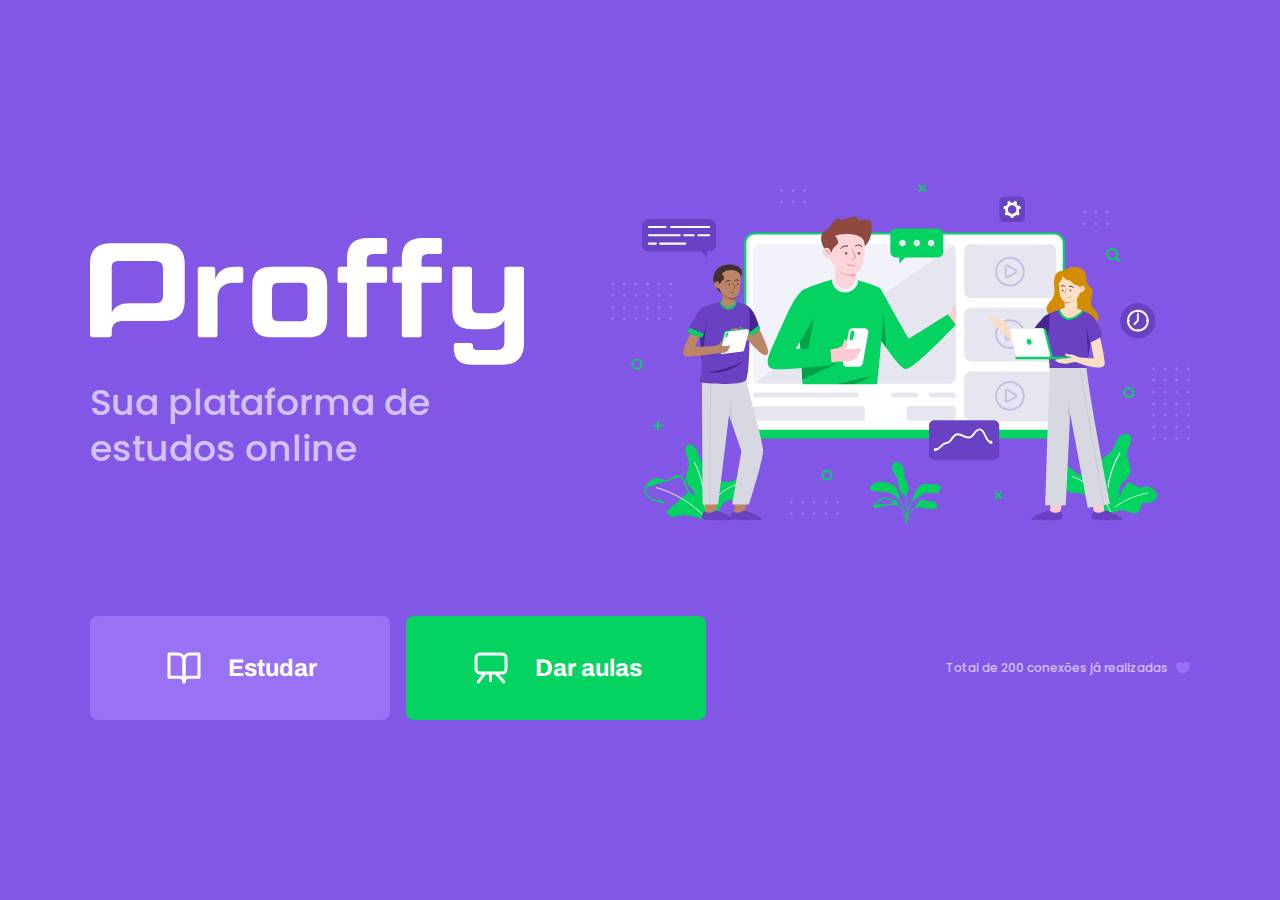
<file: index.html>
<!DOCTYPE html>
<html lang="pt_br"> <!-- lang é um atributo-->
<head>
    <meta charset="UTF-8">
    <meta name="viewport" content="width=device-width, initial-scale=1.0">
    <meta name="theme-color" content="#8257E5">

    <title>Proffy | Sua plataforma de estudos online</title>

    <link rel="shortcut icon" href="/images/favicon.png" type="image/png">
    <link rel="stylesheet" href="/styles/main.css">
    <link rel="stylesheet" href="/styles/partials/page-landing.css">

    <link href="https://fonts.googleapis.com/css2?family=Archivo:wght@400;700&amp;family=Poppins:wght@400;600&amp;display=swap" rel="stylesheet">

</head>
<body id="page-landing">

    <div id="container">
        <div class="logo-container">
            <img src="/images/logo.svg" alt="Proffy">
            <h2>Sua plataforma de estudos online</h2>
        </div>
            
        <img class="hero-image" src="/images/landing.svg" alt="Plataforma de estudos">

        <div class="buttons-container">
            <a class="study" href="/study.html">
                <img src="/images/icons/study.svg" alt="Estudar">
                Estudar
            </a>
            <a class="give-classes" href="/give-classes.html">
                <img src="/images/icons/give-classes.svg" alt="Dar aulas">
                Dar aulas
            </a>
            
            

        </div>
        
        <p class="total-connections">
            Total de 200 conexões já realizadas
            <img src="/images/icons/purple-heart.svg" alt="Coração roxo">
        </p>

    </div>
    
</body>
</html>
</file>
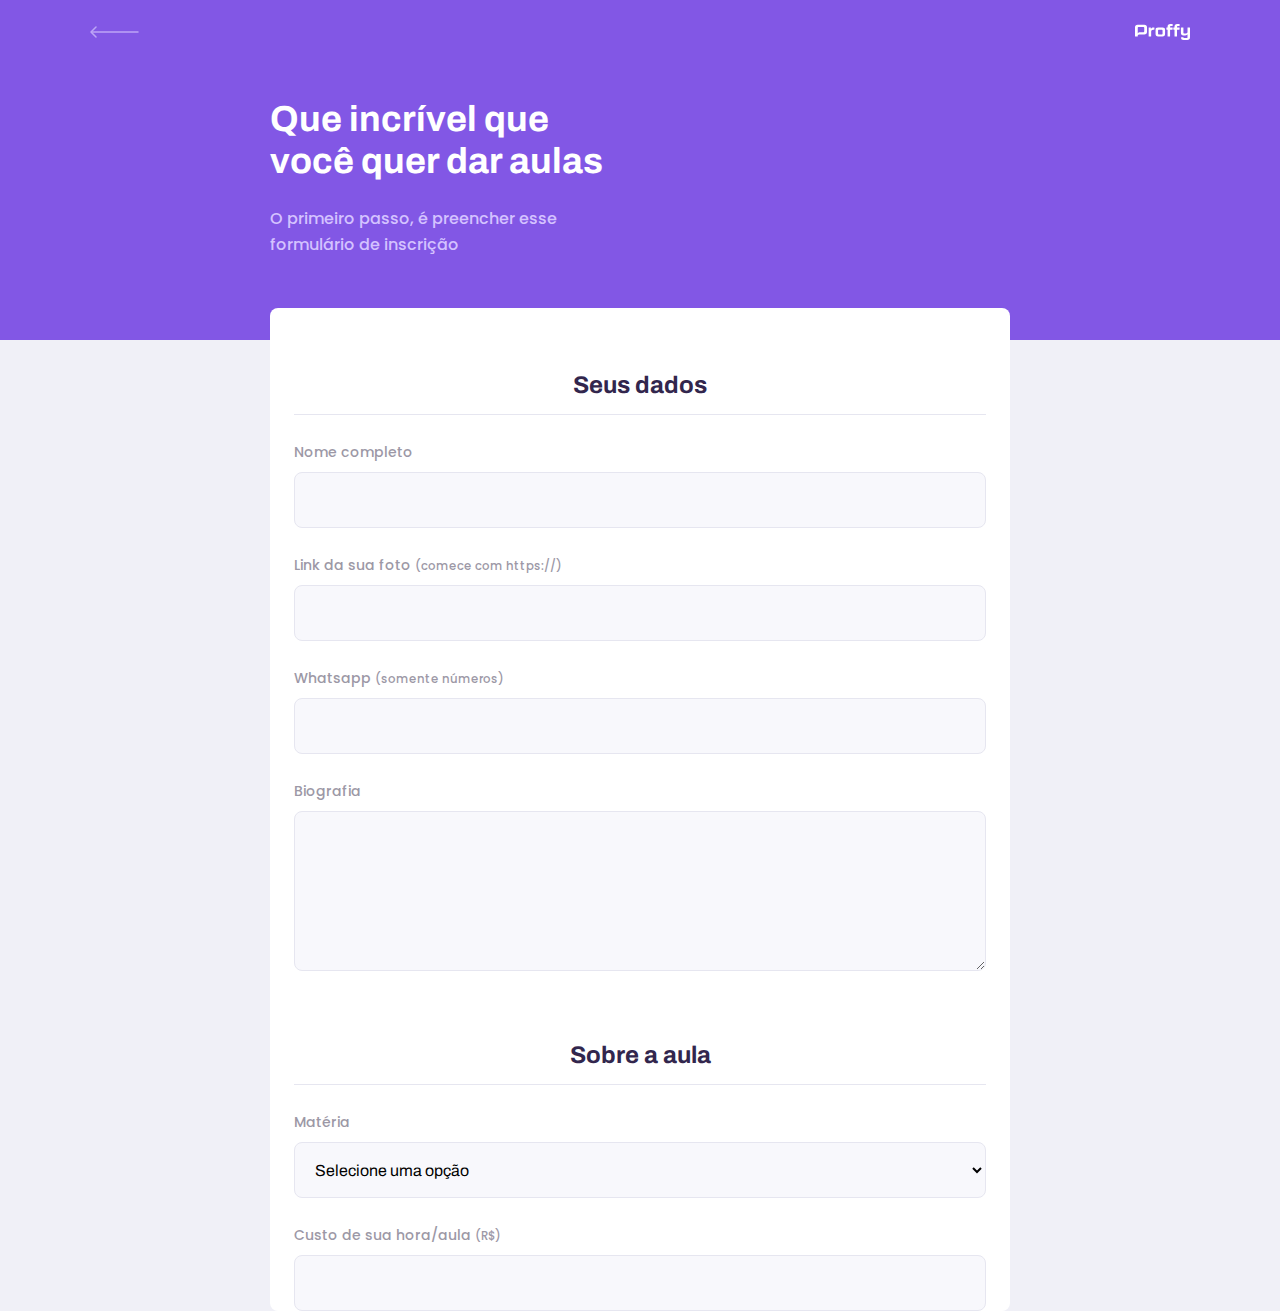
<file: give-classes.html>
<!DOCTYPE html>
<html lang="pt_br"> <!-- lang é um atributo-->
<head>
    <meta charset="UTF-8">
    <meta name="viewport" content="width=device-width, initial-scale=1.0">
    <title>Proffy | Sua plataforma de estudos online</title>

    <link rel="stylesheet" href="/styles/main.css">
    <link rel="stylesheet" href="/styles/partials/header.css">
    <link rel="stylesheet" href="/styles/partials/forms.css">
    <link rel="stylesheet" href="/styles/partials/page-give-classes.css">


    <link href="https://fonts.googleapis.com/css2?family=Archivo:wght@400;700&amp;family=Poppins:wght@400;600&amp;display=swap" rel="stylesheet">

</head>
<body id="page-give-classes">

    <div id="container">
        <header class="page-header">
            <div class="top-bar-container">
                <a href="/">
                <img src="/images/icons/back.svg" alt="Voltar">
                </a>
                <img src="/images/logo.svg" alt="Proffy">
            </div>

            <div class="header-content">
                <strong>Que incrível que você quer dar aulas</strong>
                <p>O primeiro passo, é preencher esse formulário de inscrição</p>
                
            </div>
        </header>

        <main>
            <form action="" id="create-class">
                <fieldset>
                    <legend>Seus dados</legend>

                    <div class="input-block">
                        <label for="name">Nome completo</label>
                        <input name="name" id="name" required>
                    </div>
                    <div class="input-block">
                        <label for="avatar">Link da sua foto <small>(comece com https://)</small></label>
                        <input name="avatar" id="avatar" type="url" required>
                    </div>
                    <div class="input-block">
                        <label for="whatsapp">Whatsapp <small>(somente números)</small></label>
                        <input name="whatsapp" id="whatsapp" type="number" required>
                    </div>
                    <div class="textarea-block">
                        <label for="bio">Biografia</label>
                        <textarea name="bio" id="bio" required></textarea>
                    </div>
                </fieldset>

                <fieldset>
                    <legend>Sobre a aula</legend>
                    <div class="select-block">
                        <label for="subject"> Matéria</label>
                        <select name="subject" id="subject" required>
                            <option value="">Selecione uma opção</option>
                            <option value="1">Artes</option>
                            <option value="2">Biologia</option>
                            <option value="3">Ciências</option>
                            <option value="4">Educação física</option>
                            <option value="5">Física</option>
                            <option value="6">Geografia</option>
                            <option value="7">História</option>
                            <option value="8">Matemática</option>
                            <option value="9">Português</option>
                            <option value="10">Química</option>
                        </select>
                    </div>

                    <div class="input-block">
                        <label for="cost"> Custo de sua hora/aula
                            <small>(R$)</small>
                        </label>
                        <input type="cost" id="cost" type="number" required>
                    </div>
                </fieldset>
            </form>
        </main>
    </div>
    
</body>
</html>
</file>
<file: styles/main.css>
:root {
    --color-background: #F0F0F7;
    --color-primary-lighter: #9871F5;
    --color-primary-light: #916BEA;
    --color-primary: #8257E5;
    --color-primary-dark: #774DD6;
    --color-primary-darker: #6842c2;
    --color-secondary: #04D361;
    --color-secondary-dark: #04BF58;
    --color-title-in-primary: #FFFFFF;
    --color-text-in-primary: #D4C2FF;
    --color-text-title: #32264D;
    --color-text-complement: #9C98A6;
    --color-text-base: #6A6180;
    --color-line-in-white: #E6E6F0;
    --color-input-background: #F8F8FC;
    --color-button-text: #FFFFFF;
    --color-box-base: #FFFFFF;
    --color-box-footer: #FAFAFC;
    --color-small-info: #C1BCCC;

    /* tamanho da fonte padrão: 16 px - 100% - 1rem */
    font-size: 60%; /* controle das medidas rem */
}

* {
    margin: 0;
    padding: 0;
    box-sizing: border-box;
}

html,
body {
    height: 100vh; /*height = altura */
}

body {
    background-color: var(--color-background);
    display: flex;
    align-items: center;
    justify-content: center;    
}

body,
input,
button,
textarea {
    font: 500 1.6rem Poppins;
    /*Alternativa para ajustes de fonte (weight, family e size):
    font-weight: 500;
    font-family: Poppins;
    font-size: 1.6rem;*/
    color: var(--color-text-base)
}

#container {
/* Box model */

    width: 90vw; /* width = largura */
    max-width: 700px;
}

@media (min-width: 700px) {
    :root {
        font-size: 62.5%; /*todo 1rem vai ser relativo a 10px*/
    }
}
</file>
<file: styles/partials/page-landing.css>
#page-landing {
    background: var(--color-primary);
}

#page-landing #container {
    color: var(--color-text-in-primary);
}

.logo-container img {
    height: 10rem;
}

.logo-container {
    text-align: center;
    margin-bottom: 3.2rem;
}

.logo-container h2 {
    font-weight: 500;
    font-size: 3.6rem;
    line-height: 4.6rem;
    margin-top: 0.8rem;
}

.hero-image {
    width: 100%;
}

.buttons-container {
    display: flex;
    justify-content: center;
    margin: 3.2rem 0;
}

.buttons-container a {
    width: 30rem;
    height: 10.4rem;

    border-radius: .8rem; /*radius = ajustar a borda para formato arredondado */
    margin-right: 1.6rem;

    font: 700 2.4rem Archivo;

    display: flex;
    align-items: center;
    justify-content: center;
    
    text-decoration: none;

    transition: background 0.2s;

    color: var(--color-button-text);   
}

.buttons-container a img {
    width: 4rem;
    margin-right: 2.4rem;
}

.buttons-container a.study {
    background: var(--color-primary-lighter);
}

.buttons-container a.study:hover {
    background: var(--color-primary-light);
}

.buttons-container a.give-classes {
    background: var(--color-secondary);
    margin-right: 0;
}

.buttons-container a.give-classes:hover {
    background: var(--color-secondary-dark);
}

.total-connections {
    font-size: 1.8rem;

    display: flex;
    align-items: center;
    justify-content: center;
}

.total-connections img {
    margin-left: 0.8rem;
}

@media (max-width: 699px) {
    :root {
        font-size: 40%; /* modificar as medidas rem*/
    }
}

@media (min-width: 1100px) {
    #page-landing #container {
        max-width: 1100px;
        display: grid;
        grid-template-columns: 2fr 1fr 2fr;
        grid-template-rows: 350px 1fr;
        grid-template-areas: 
        "proffy image image"
        "button button texting";
        column-gap: 87px;
        row-gap: 86px;
    }

    .logo-container {
        grid-area: proffy;
        text-align: initial;
        align-self: center;
        margin: 0rem;
    }

    .logo-container img {
        height: 127px;
    }

    .hero-image {
        grid-area: image;
        height: 350px;
    }

    .buttons-container {
        grid-area: button;
        justify-content: flex-start;
        margin: 0;
    }

    .total-connections {
        grid-area: texting;
        justify-self: end;
        font-size: 1.2rem;
    }

}
</file>
<file: styles/partials/header.css>
.page-header {
    background-color: var(--color-primary);

    display: flex;
    flex-direction: column;
}

.page-header .top-bar-container {
    width: 90%;
    margin: 0 auto;

    display: flex;
    align-items: center;
    justify-content: space-between;

    padding: 1.6rem 0;
}

.page-header .top-bar-container a {
    height: 3.2rem;
    transition: opacity 0.2s;
}

.page-header .top-bar-container a:hover {
    opacity: 0.6;
}

.page-header .top-bar-container > img {
    height: 1.6rem;
}

.page-header .header-content {
    width: 90%;
    margin: 3.2rem auto;

    position: relative;
}

.page-header .header-content strong {
    font: 700 3.6rem Archivo;
    line-height: 4.2rem;
    color: var(--color-title-in-primary);
}

.page-header .header-content p {
    max-width: 30rem;
    font-size: 1.6rem;
    line-height: 2.6rem;
    color: var(--color-text-in-primary);
    margin-top: 2.4rem;
}

@media (min-width:700px) {
    .page-header {
        height: 340px;
    }

    .page-header .top-bar-container {
        max-width: 1100px;
    }

    .page-header .header-content {
        max-width: 740px;

        margin: 0 auto;

        flex: 1 1;
        padding-bottom: 48px;
        display: flex;
        flex-direction: column;
        justify-content: center;

    }

    .page-header .header-content strong {
        max-width: 350px;
    }

}
</file>
<file: styles/partials/forms.css>
.select-block label,
.input-block label,
.textarea-block label {
    font-size: 1.4rem;
    color: var(--color-text-complement)
}

.input-block input,
.select-block select,
.textarea-block textarea {
    width: 100%;
    height: 5.6rem;
    margin-top: 0.8rem;
    border-radius: 0.8rem;
    background: var(--color-input-background);
    border: 1px solid var(--color-line-in-white);
    outline: 0;
    padding: 0 1.6rem;
    font: 1.6rem Archivo;
}

.textarea-block textarea {
    padding: 1.2rem 1.6rem;
    height: 16rem;

    resize: vertical;
}

.input-block,
.textarea-block {
    position: relative;
}

.input-block:focus-within::after,
.textarea-block:focus-within::after {
    content: "";

    width: calc(100% - 3.2rem);
    height: 2px;
    background: var(--color-primary-light);

    position: absolute;
    left: 1.6rem;
    bottom: 0px;
}
</file>
<file: styles/partials/page-give-classes.css>
#page-give-classes #container {
    width: 100vw;
    height: 100vh;
}

#page-give-classes main {
    background: var(--color-box-base);
    width: 100%;
    max-width: 74rem;
    border-radius: .8rem;
    margin: -3.2rem auto 3.2rem;
    padding-top: 6.4rem;
}

#page-give-classes fieldset {
    border: none;
    padding: 0 2.4rem;
}

#page-give-classes fieldset legend {
    font: 700 2.4rem Archivo;
    color: var(--color-text-title);
    margin-bottom: 2.4rem;

    display: flex;
    align-items: center;
    justify-content: center;

    width: 100%;

    padding-bottom: 1.6rem;
    border-bottom: 1px solid var(--color-line-in-white);    
}

#page-give-classes fieldset+fieldset {
    margin-top: 6.4rem;
}

#page-give-classes .input-block+.input-block,
#page-give-classes .input-block+.textarea-block,
#page-give-classes .select-block+.input-block {
    margin-top: 2.4rem;
}


@media (min-width: 700px) {
    #page-give-classes #container {
        max-width: 100vw;
    }
}
</file>
